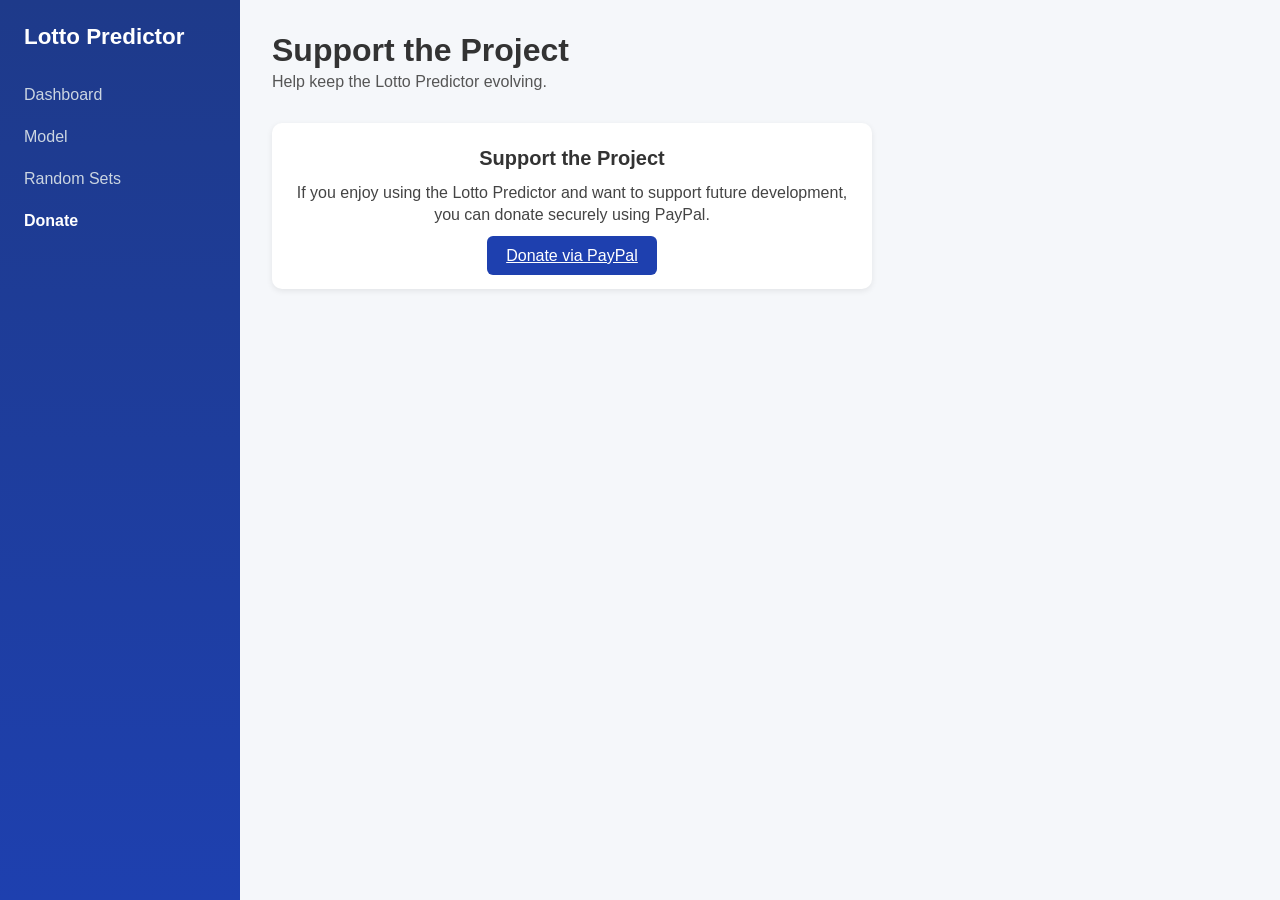
<file: donate.html>
<!DOCTYPE html>
<html lang="en">
<head>
  <meta charset="UTF-8">
  <meta name="viewport" content="width=device-width, initial-scale=1.0">
  <title>Donate</title>
  <link rel="icon" type="image/png" href="favicon.png">
  <link rel="stylesheet" href="style.css">
</head>
<body>

<aside class="sidebar">
  <div class="sidebar-header">
    <h2>Lotto Predictor</h2>
  </div>
  <nav class="sidebar-nav">
    <a href="index.html">Dashboard</a>
    <a href="model.html">Model</a>
    <a href="random.html">Random Sets</a>
    <a href="donate.html" class="active">Donate</a>
  </nav>
</aside>

  <div class="main-layout">
    <header class="topbar">
      <h1>Support the Project</h1>
      <p>Help keep the Lotto Predictor evolving.</p>
    </header>

    <main class="content-grid">
      <section class="column">
        <section class="card donate-card">
          <h3>Support the Project</h3>
          <p>If you enjoy using the Lotto Predictor and want to support future development, you can donate securely using PayPal.</p>
          <a href="https://www.paypal.me/cagaiby" target="_blank" class="primary-btn donate-btn">
            Donate via PayPal
          </a>
        </section>
      </section>

      <section class="column">
        <!-- Empty right column for balance -->
      </section>
    </main>
  </div>

</body>
</html>
</file>
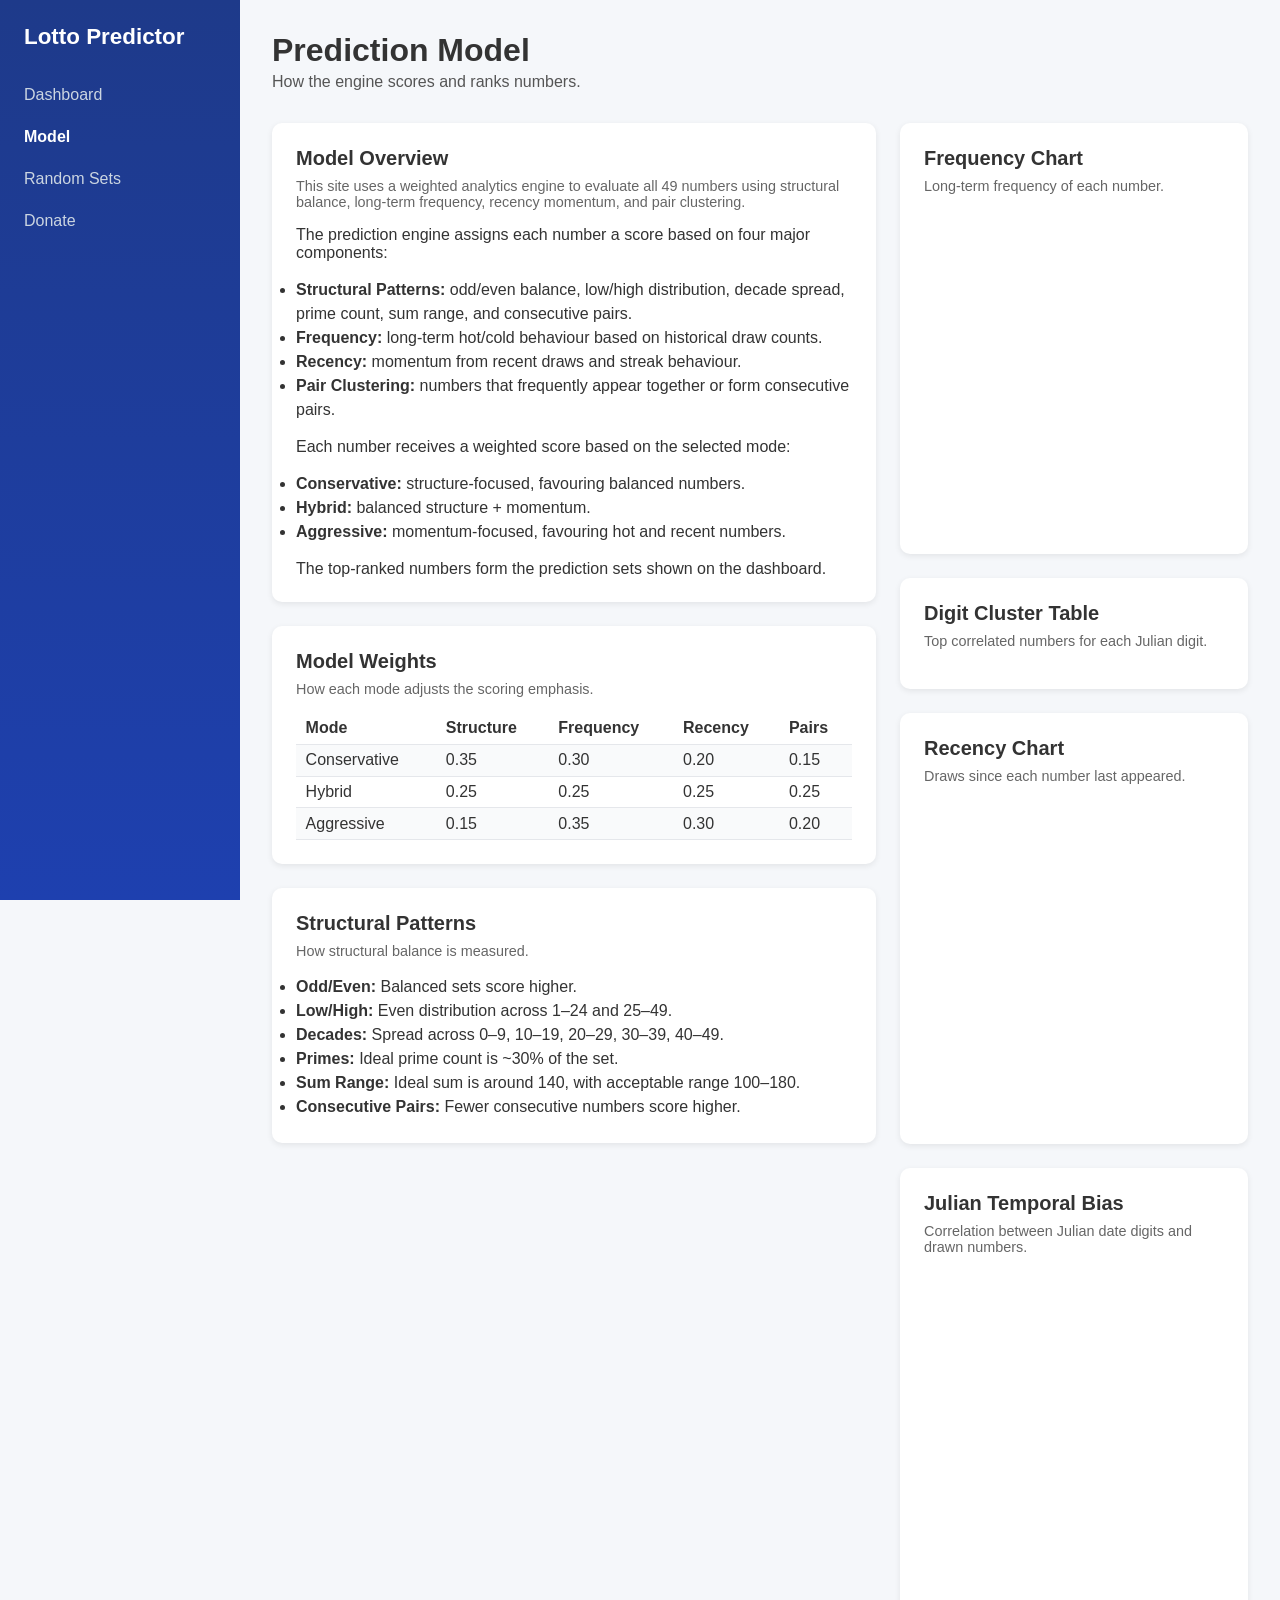
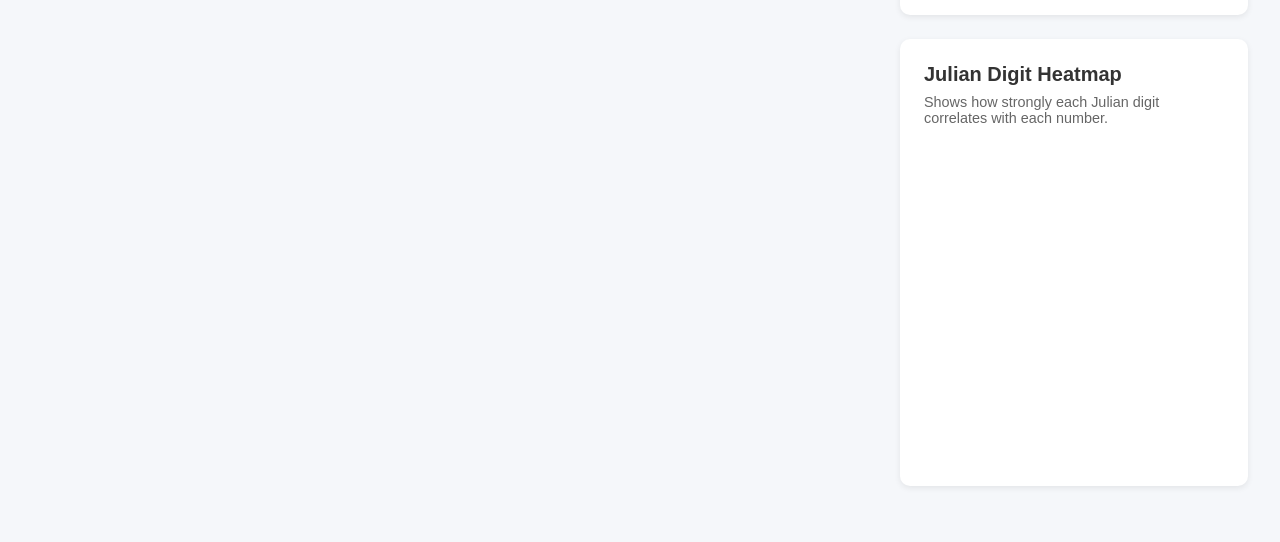
<file: model.html>
<!DOCTYPE html>
<html lang="en">
<head>
  <meta charset="UTF-8">
  <meta name="viewport" content="width=device-width, initial-scale=1.0">
  <title>Prediction Model Overview</title>
  <link rel="stylesheet" href="style.css">
  <link rel="icon" type="image/png" href="favicon.png">
</head>
<body>

  <!-- SIDEBAR -->
  <aside class="sidebar">
    <div class="sidebar-header">
      <h2>Lotto Predictor</h2>
    </div>
    <nav class="sidebar-nav">
      <a href="index.html">Dashboard</a>
      <a href="model.html" class="active">Model</a>
      <a href="random.html">Random Sets</a>
      <a href="donate.html">Donate</a>
    </nav>
  </aside>

  <!-- MAIN CONTENT -->
  <div class="main-layout">

    <header class="topbar">
      <h1>Prediction Model</h1>
      <p>How the engine scores and ranks numbers.</p>
    </header>

    <main class="content-grid">

      <!-- LEFT COLUMN -->
      <section class="column">

        <!-- MODEL OVERVIEW -->
        <section class="card">
          <h3>Model Overview</h3>
          <p class="hint">
            This site uses a weighted analytics engine to evaluate all 49 numbers using structural balance, long‑term frequency, recency momentum, and pair clustering.
          </p>

          <p>The prediction engine assigns each number a score based on four major components:</p>

          <ul style="margin-top:1rem; margin-bottom:1rem; line-height:1.5;">
            <li><strong>Structural Patterns:</strong> odd/even balance, low/high distribution, decade spread, prime count, sum range, and consecutive pairs.</li>
            <li><strong>Frequency:</strong> long‑term hot/cold behaviour based on historical draw counts.</li>
            <li><strong>Recency:</strong> momentum from recent draws and streak behaviour.</li>
            <li><strong>Pair Clustering:</strong> numbers that frequently appear together or form consecutive pairs.</li>
          </ul>

          <p>Each number receives a weighted score based on the selected mode:</p>

          <ul style="margin-top:1rem; line-height:1.5;">
            <li><strong>Conservative:</strong> structure‑focused, favouring balanced numbers.</li>
            <li><strong>Hybrid:</strong> balanced structure + momentum.</li>
            <li><strong>Aggressive:</strong> momentum‑focused, favouring hot and recent numbers.</li>
          </ul>

          <p style="margin-top:1rem;">
            The top‑ranked numbers form the prediction sets shown on the dashboard.
          </p>
        </section>

        <!-- WEIGHT TABLE -->
        <section class="card">
          <h3>Model Weights</h3>
          <p class="hint">How each mode adjusts the scoring emphasis.</p>

          <table class="freq-table" style="margin-top:1rem;">
            <tr>
              <td><strong>Mode</strong></td>
              <td><strong>Structure</strong></td>
              <td><strong>Frequency</strong></td>
              <td><strong>Recency</strong></td>
              <td><strong>Pairs</strong></td>
            </tr>
            <tr>
              <td>Conservative</td>
              <td>0.35</td>
              <td>0.30</td>
              <td>0.20</td>
              <td>0.15</td>
            </tr>
            <tr>
              <td>Hybrid</td>
              <td>0.25</td>
              <td>0.25</td>
              <td>0.25</td>
              <td>0.25</td>
            </tr>
            <tr>
              <td>Aggressive</td>
              <td>0.15</td>
              <td>0.35</td>
              <td>0.30</td>
              <td>0.20</td>
            </tr>
          </table>
        </section>

        <!-- STRUCTURAL DETAILS -->
        <section class="card">
          <h3>Structural Patterns</h3>
          <p class="hint">How structural balance is measured.</p>

          <ul style="margin-top:1rem; line-height:1.5;">
            <li><strong>Odd/Even:</strong> Balanced sets score higher.</li>
            <li><strong>Low/High:</strong> Even distribution across 1–24 and 25–49.</li>
            <li><strong>Decades:</strong> Spread across 0–9, 10–19, 20–29, 30–39, 40–49.</li>
            <li><strong>Primes:</strong> Ideal prime count is ~30% of the set.</li>
            <li><strong>Sum Range:</strong> Ideal sum is around 140, with acceptable range 100–180.</li>
            <li><strong>Consecutive Pairs:</strong> Fewer consecutive numbers score higher.</li>
          </ul>
        </section>

      </section>

      <!-- RIGHT COLUMN -->
      <section class="column">

        <!-- FREQUENCY CHART -->
        <section class="card">
          <h3>Frequency Chart</h3>
          <p class="hint">Long‑term frequency of each number.</p>
          <div class="chart-container">
            <canvas id="frequencyChart"></canvas>
          </div>
        </section>

        <!-- DIGIT CLUSTER TABLE -->
        <section class="card">
           <h3>Digit Cluster Table</h3>
           <p class="hint">Top correlated numbers for each Julian digit.</p>
           <div id="digitClusterTable"></div>
        </section>

        <!-- RECENCY CHART -->
        <section class="card">
          <h3>Recency Chart</h3>
          <p class="hint">Draws since each number last appeared.</p>
          <div class="chart-container">
            <canvas id="recencyChart"></canvas>
          </div>
        </section>

        <!-- JULIAN TEMPORAL BIAS -->
        <section class="card">
          <h3>Julian Temporal Bias</h3>
          <p class="hint">Correlation between Julian date digits and drawn numbers.</p>
          <div class="chart-container">
            <canvas id="julianChart"></canvas>
          </div>
        </section>

        <!-- Julian Digit Heatmap -->
        <section class="card">
          <h3>Julian Digit Heatmap</h3>
          <p class="hint">Shows how strongly each Julian digit correlates with each number.</p>
          <div class="chart-container">
            <canvas id="julianHeatmap"></canvas>
          </div>
        </section>
        
      </section>

    </main>
  </div>

  <script src="app.js"></script>

</body>
</html>
</file>
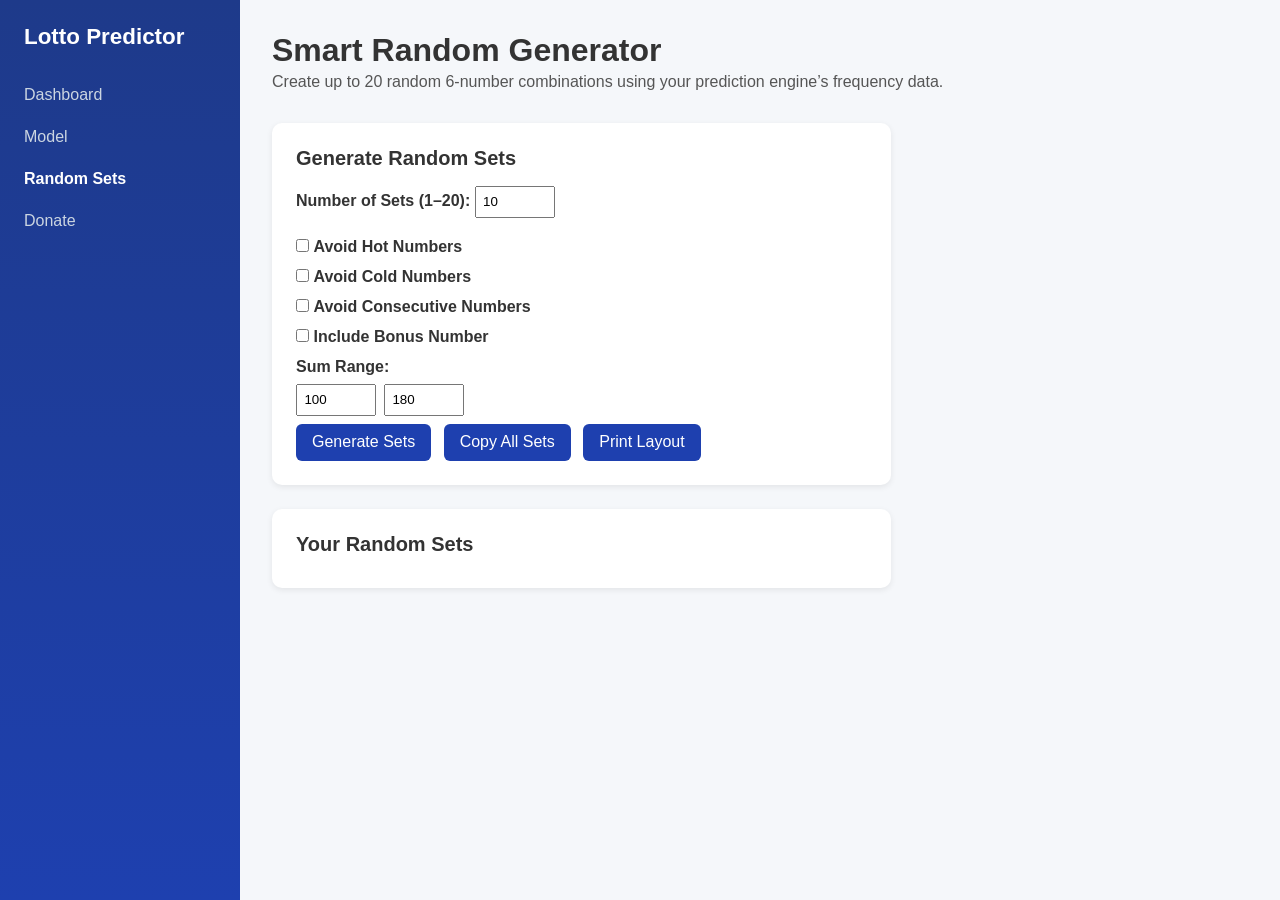
<file: random.html>
<!DOCTYPE html>
<html lang="en">
<head>
  <meta charset="UTF-8">
  <meta name="viewport" content="width=device-width, initial-scale=1.0">
  <title>Random Number Generator</title>
  <link rel="icon" type="image/png" href="favicon.png">
  <link rel="stylesheet" href="style.css">
</head>
<body>

  <!-- SIDEBAR -->
<aside class="sidebar">
  <div class="sidebar-header">
    <h2>Lotto Predictor</h2>
  </div>
  <nav class="sidebar-nav">
    <a href="index.html">Dashboard</a>
    <a href="model.html">Model</a>
    <a href="random.html" class="active">Random Sets</a>
    <a href="donate.html">Donate</a>
  </nav>
</aside>

  <!-- MAIN CONTENT -->
  <div class="main-layout">

    <header class="topbar">
      <h1>Smart Random Generator</h1>
      <p>Create up to 20 random 6-number combinations using your prediction engine’s frequency data.</p>
    </header>

    <main class="content-grid">

      <!-- LEFT COLUMN -->
      <section class="column">

        <!-- Controls -->
        <section class="card">
          <h3>Generate Random Sets</h3>

          <label style="font-weight:600;">Number of Sets (1–20):</label>
          <input type="number" id="setCount" min="1" max="20" value="10" style="margin:0.5rem 0; padding:0.4rem; width:80px;">

          <div style="margin:0.75rem 0;">
            <input type="checkbox" id="avoidHot">
            <label for="avoidHot" style="font-weight:600;">Avoid Hot Numbers</label>
          </div>

          <div style="margin:0.75rem 0;">
            <input type="checkbox" id="avoidCold">
            <label for="avoidCold" style="font-weight:600;">Avoid Cold Numbers</label>
          </div>

          <div style="margin:0.75rem 0;">
            <input type="checkbox" id="avoidConsecutive">
            <label for="avoidConsecutive" style="font-weight:600;">Avoid Consecutive Numbers</label>
          </div>

          <div style="margin:0.75rem 0;">
            <input type="checkbox" id="includeBonus">
            <label for="includeBonus" style="font-weight:600;">Include Bonus Number</label>
          </div>

          <label style="font-weight:600;">Sum Range:</label>
          <div style="display:flex; gap:0.5rem; margin:0.5rem 0;">
            <input type="number" id="sumMin" value="100" style="padding:0.4rem; width:80px;">
            <input type="number" id="sumMax" value="180" style="padding:0.4rem; width:80px;">
          </div>

          <button id="generateRandomBtn" class="primary-btn">Generate Sets</button>
          <button id="copyBtn" class="primary-btn" style="margin-left:0.5rem;">Copy All Sets</button>
          <button id="printBtn" class="primary-btn" style="margin-left:0.5rem;">Print Layout</button>
        </section>

        <!-- Results -->
        <section id="random-results" class="card">
          <h3>Your Random Sets</h3>
          <div id="random-list"></div>
        </section>

      </section>

      <!-- RIGHT COLUMN -->
      <section class="column"></section>

    </main>
  </div>

  <!-- Use your existing engine -->
  <script src="app.js"></script>

  <script>
    /* ============================================================
       RANDOM SET GENERATOR (NO STRUCTURAL FILTERING)
    ============================================================ */
    function generateRandomSet(options) {
      let set = [];
      let safety = 0;

      while (set.length < 6 && safety < 500) {
        safety++;

        const n = Math.floor(Math.random() * 49) + 1;
        if (set.includes(n)) continue;

        const category = classifyFrequency(frequencyCache, n);

        if (options.avoidHot && category === "hot") continue;
        if (options.avoidCold && category === "cold") continue;

        if (options.avoidConsecutive && set.some(x => Math.abs(x - n) === 1)) continue;

        set.push(n);
      }

      if (set.length < 6) return null;

      set.sort((a,b) => a - b);

      const sum = set.reduce((a,b) => a + b, 0);
      if (sum < options.sumMin || sum > options.sumMax) return null;

      if (options.includeBonus) {
        let bonusSafety = 0;
        let bonus;
        while (bonusSafety < 200) {
          bonusSafety++;
          bonus = Math.floor(Math.random() * 49) + 1;
          if (!set.includes(bonus)) break;
        }
        return { main: set, bonus };
      }

      return { main: set };
    }

    /* ============================================================
       GENERATE MULTIPLE SETS
    ============================================================ */
    async function generateSets() {
      if (!frequencyCache || Object.values(frequencyCache).every(v => v === 0)) {
        alert("Frequency data is still loading. Try again in a second.");
        return;
      }

      const count = Math.min(20, Math.max(1, parseInt(document.getElementById("setCount").value)));
      const options = {
        avoidHot: document.getElementById("avoidHot").checked,
        avoidCold: document.getElementById("avoidCold").checked,
        avoidConsecutive: document.getElementById("avoidConsecutive").checked,
        includeBonus: document.getElementById("includeBonus").checked,
        sumMin: parseInt(document.getElementById("sumMin").value),
        sumMax: parseInt(document.getElementById("sumMax").value)
      };

      const container = document.getElementById("random-list");
      container.innerHTML = "";

      for (let i = 0; i < count; i++) {
        let result = null;
        let attempts = 0;

        while (!result && attempts < 1000) {
          result = generateRandomSet(options);
          attempts++;
        }

        if (!result) {
          const fail = document.createElement("div");
          fail.textContent = `Set ${i+1}: No valid combination found with current rules.`;
          container.appendChild(fail);
          continue;
        }

        const wrapper = document.createElement("div");
        wrapper.style.marginBottom = "1rem";

        const title = document.createElement("div");
        title.style.fontWeight = "600";
        title.style.marginBottom = "0.5rem";
        title.textContent = `Set ${i+1}`;
        wrapper.appendChild(title);

        const badgeContainer = document.createElement("div");
        badgeContainer.className = "number-badges";

        result.main.forEach(num => {
          const badge = document.createElement("div");
          badge.className = "badge";
          badge.classList.add(classifyFrequency(frequencyCache, num));
          badge.textContent = num;
          badgeContainer.appendChild(badge);
        });

        if (options.includeBonus) {
          const bonusBadge = document.createElement("div");
          bonusBadge.className = "badge";
          bonusBadge.classList.add(classifyFrequency(frequencyCache, result.bonus));
          bonusBadge.style.border = "2px solid #1e40af";
          bonusBadge.textContent = `Bonus ${result.bonus}`;
          badgeContainer.appendChild(bonusBadge);
        }

        wrapper.appendChild(badgeContainer);
        container.appendChild(wrapper);
      }
    }

    document.getElementById("generateRandomBtn").addEventListener("click", generateSets);

    /* ============================================================
       COPY + PRINT
    ============================================================ */
    document.getElementById("copyBtn").addEventListener("click", () => {
      const sets = [...document.querySelectorAll("#random-list")].map(d => d.textContent).join("\n");
      navigator.clipboard.writeText(sets);
      alert("All sets copied to clipboard!");
    });

    document.getElementById("printBtn").addEventListener("click", () => {
      const sets = [...document.querySelectorAll("#random-list div")].map(d => d.textContent);

      const printWindow = window.open("", "", "width=600,height=800");
      printWindow.document.write("<html><head><title>Print Ticket Sets</title>");
      printWindow.document.write("<style>");
      printWindow.document.write("body { font-family: Segoe UI, sans-serif; padding: 20px; }");
      printWindow.document.write("h2 { margin-bottom: 1rem; }");
      printWindow.document.write(".ticket { margin-bottom: 0.75rem; font-size: 1.2rem; font-weight: 600; }");
      printWindow.document.write("</style></head><body>");
      printWindow.document.write("<h2>Your Ticket Sets</h2>");

      sets.forEach(s => {
        printWindow.document.write(`<div class='ticket'>${s}</div>`);
      });

      printWindow.document.write("</body></html>");
      printWindow.document.close();
      printWindow.print();
    });
  </script>

</body>
</html>
</file>
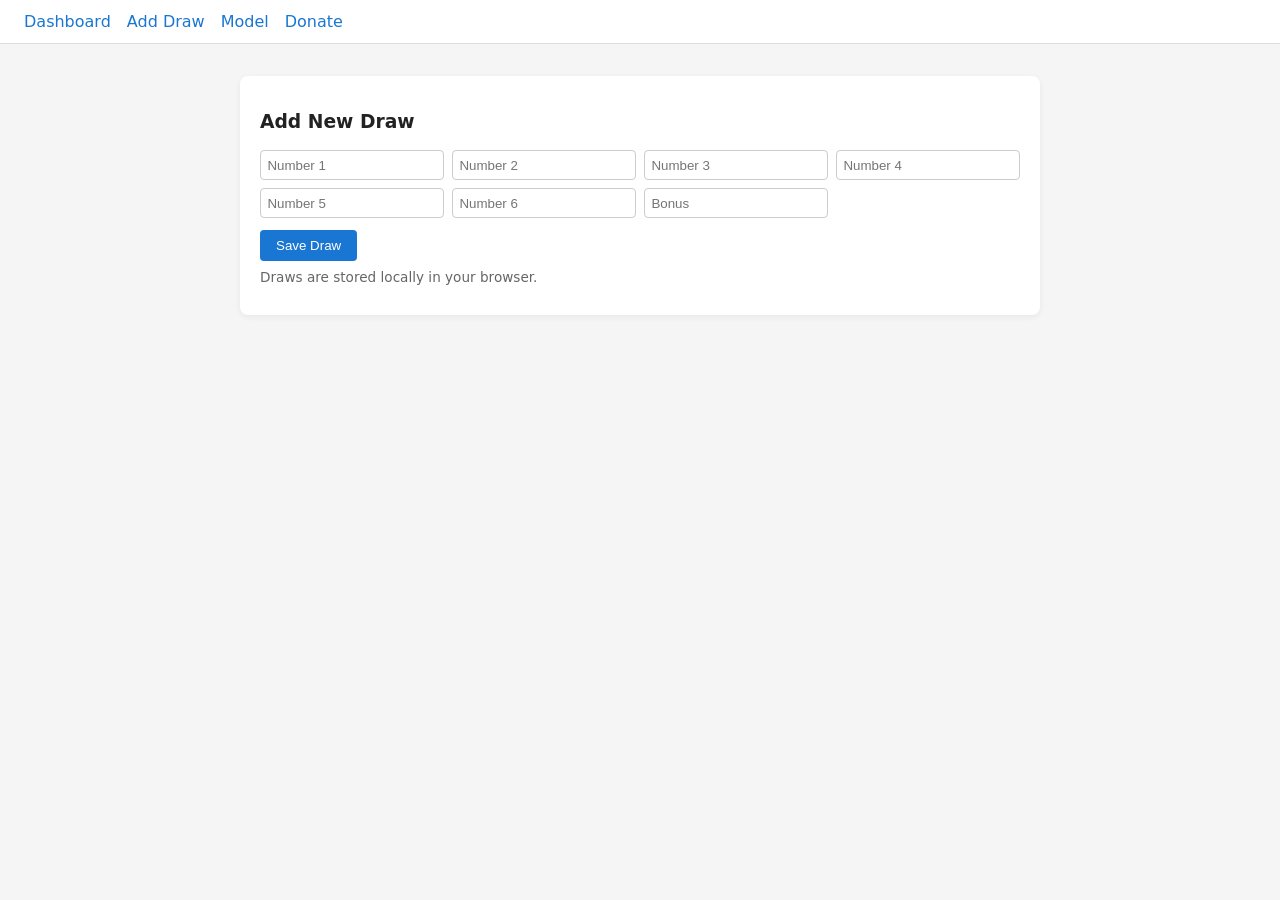
<file: lotto-predictor/add-draw.html>
<!DOCTYPE html>
<html lang="en">
<head>
  <meta charset="UTF-8">
  <title>Add Draw</title>
  <link rel="stylesheet" href="style.css">
</head>
<body>
  <nav class="navbar">
    <a href="index.html">Dashboard</a>
    <a href="add-draw.html">Add Draw</a>
    <a href="model.html">Model</a>
    <a href="donate.html">Donate</a>
  </nav>

  <main class="single">
    <div class="card">
      <h3>Add New Draw</h3>
      <div class="draw-inputs">
        <input type="number" id="n1" placeholder="Number 1">
        <input type="number" id="n2" placeholder="Number 2">
        <input type="number" id="n3" placeholder="Number 3">
        <input type="number" id="n4" placeholder="Number 4">
        <input type="number" id="n5" placeholder="Number 5">
        <input type="number" id="n6" placeholder="Number 6">
        <input type="number" id="bonus" placeholder="Bonus">
      </div>
      <button id="addDrawBtn" class="primary-btn">Save Draw</button>
      <p class="hint">Draws are stored locally in your browser.</p>
    </div>
  </main>

  <script src="app.js"></script>
</body>
</html>
</file>
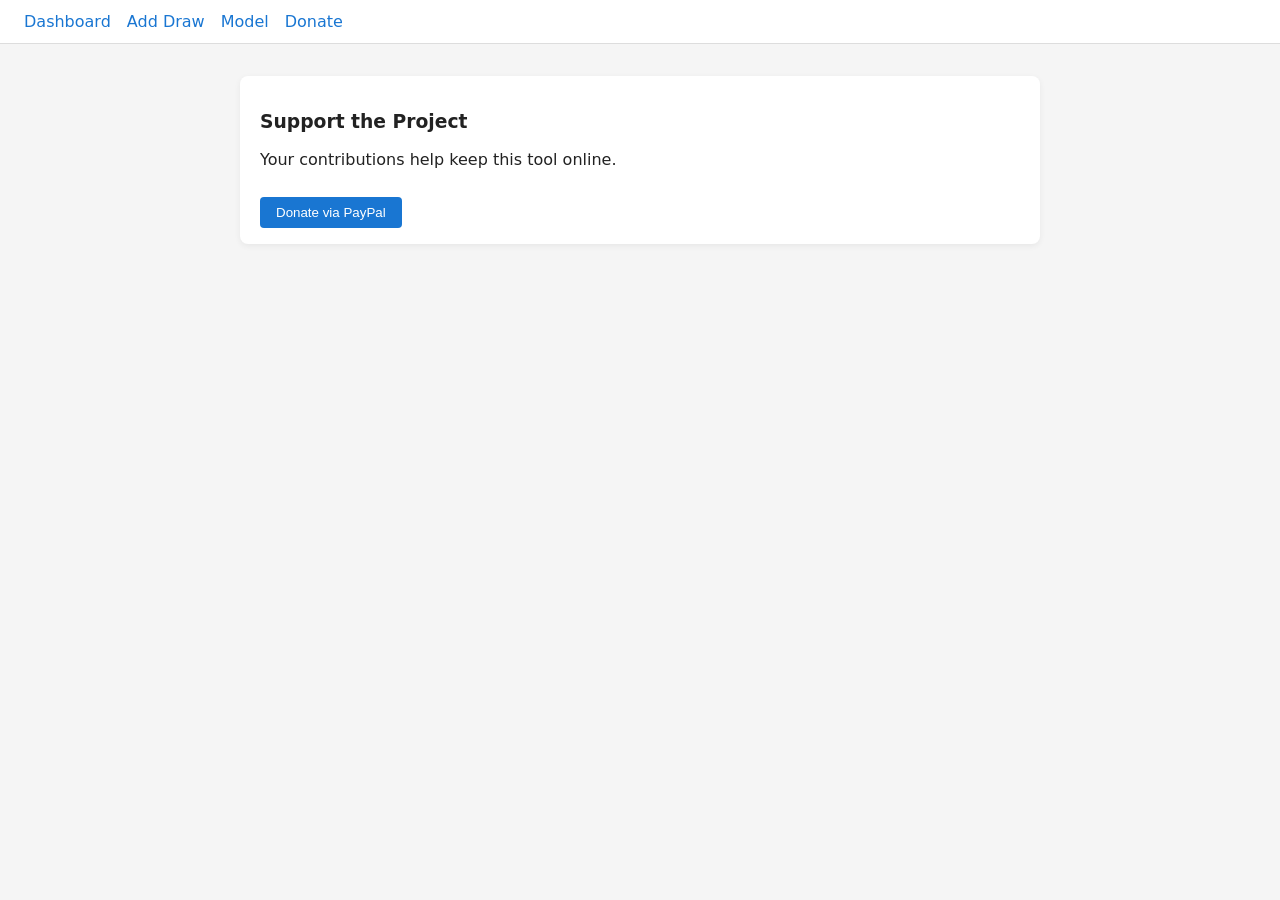
<file: lotto-predictor/donate.html>
<!DOCTYPE html>
<html lang="en">
<head>
  <meta charset="UTF-8">
  <title>Donate</title>
  <link rel="stylesheet" href="style.css">
</head>
<body>
  <nav class="navbar">
    <a href="index.html">Dashboard</a>
    <a href="add-draw.html">Add Draw</a>
    <a href="model.html">Model</a>
    <a href="donate.html">Donate</a>
  </nav>

  <main class="single">
    <div class="card donate-card">
      <h3>Support the Project</h3>
      <p>Your contributions help keep this tool online.</p>
      <form action="https://www.paypal.com/donate" method="post" target="_blank">
        <input type="hidden" name="hosted_button_id" value="YOUR_BUTTON_ID">
        <button type="submit" class="primary-btn">Donate via PayPal</button>
      </form>
    </div>
  </main>
</body>
</html>
</file>
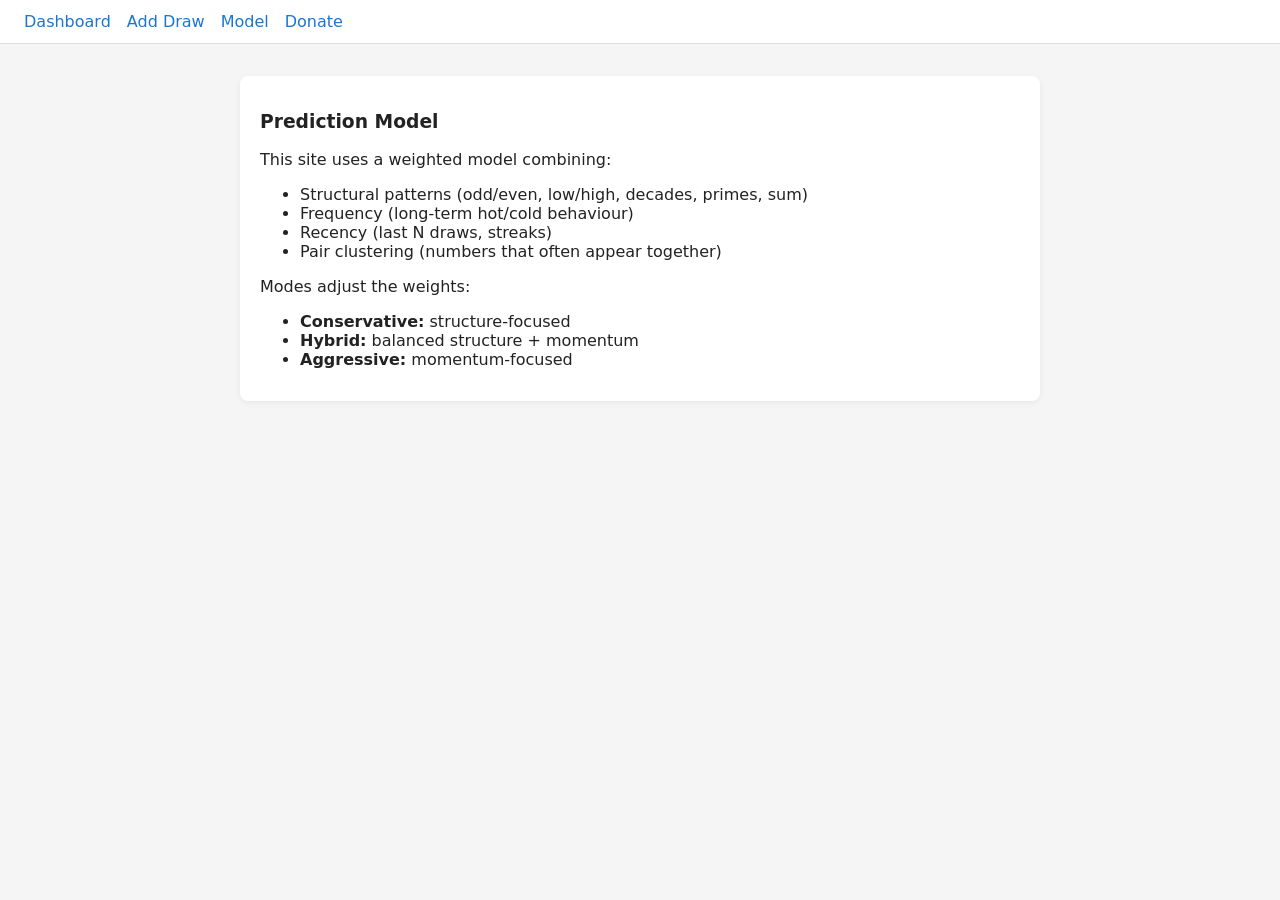
<file: lotto-predictor/model.html>
<!DOCTYPE html>
<html lang="en">
<head>
  <meta charset="UTF-8">
  <title>Model</title>
  <link rel="stylesheet" href="style.css">
</head>
<body>
  <nav class="navbar">
    <a href="index.html">Dashboard</a>
    <a href="add-draw.html">Add Draw</a>
    <a href="model.html">Model</a>
    <a href="donate.html">Donate</a>
  </nav>

  <main class="single">
    <div class="card">
      <h3>Prediction Model</h3>
      <p>This site uses a weighted model combining:</p>
      <ul>
        <li>Structural patterns (odd/even, low/high, decades, primes, sum)</li>
        <li>Frequency (long-term hot/cold behaviour)</li>
        <li>Recency (last N draws, streaks)</li>
        <li>Pair clustering (numbers that often appear together)</li>
      </ul>
      <p>Modes adjust the weights:</p>
      <ul>
        <li><strong>Conservative:</strong> structure-focused</li>
        <li><strong>Hybrid:</strong> balanced structure + momentum</li>
        <li><strong>Aggressive:</strong> momentum-focused</li>
      </ul>
    </div>
  </main>
</body>
</html>
</file>
<file: style.css>
/* ===============================
   GLOBAL RESET
================================== */

* {
  margin: 0;
  padding: 0;
  box-sizing: border-box;
}

body {
  font-family: "Segoe UI", sans-serif;
  background: #f5f7fa;
  color: #333;
  display: flex;
}

/* ===============================
   SIDEBAR
================================== */

.sidebar {
  width: 240px;
  background: linear-gradient(180deg, #1e3a8a, #1e40af);
  color: #fff;
  min-height: 100vh;
  padding: 1.5rem;
  position: fixed;
  left: 0;
  top: 0;
}

.sidebar-header h2 {
  font-size: 1.4rem;
  margin-bottom: 1.5rem;
}

.sidebar-nav a {
  display: block;
  padding: 0.75rem 0;
  color: #cbd5e1;
  text-decoration: none;
  font-size: 1rem;
  transition: 0.2s;
}

.sidebar-nav a:hover,
.sidebar-nav a.active {
  color: #fff;
  font-weight: 600;
}

/* ===============================
   MAIN LAYOUT
================================== */

.main-layout {
  margin-left: 240px;
  padding: 2rem;
  width: calc(100% - 240px);
}

/* ===============================
   TOP BAR
================================== */

.topbar h1 {
  font-size: 2rem;
  margin-bottom: 0.25rem;
}

.topbar p {
  color: #555;
  margin-bottom: 2rem;
}

/* ===============================
   GRID LAYOUT
================================== */

.content-grid {
  display: grid;
  grid-template-columns: 1.3fr 0.7fr;
  gap: 1.5rem;
}

/* ===============================
   CARDS
================================== */

.card {
  background: #fff;
  border-radius: 10px;
  padding: 1.5rem;
  box-shadow: 0 2px 6px rgba(0,0,0,0.08);
  margin-bottom: 1.5rem;
}

.card h3 {
  margin-bottom: 0.5rem;
  font-size: 1.25rem;
}

.hint {
  color: #666;
  font-size: 0.9rem;
  margin-bottom: 1rem;
}

/* ===============================
   BUTTONS
================================== */

.primary-btn {
  background: #1e40af;
  color: #fff;
  border: none;
  padding: 0.6rem 1rem;
  border-radius: 6px;
  cursor: pointer;
  font-size: 1rem;
  transition: 0.2s;
}

.primary-btn:hover {
  background: #1e3a8a;
}

/* ===============================
   NUMBER BADGES
================================== */

.number-badges {
  display: flex;
  flex-wrap: wrap;
  gap: 0.5rem;
}

.badge {
  width: 40px;
  height: 40px;
  background: #e2e8f0;
  border-radius: 50%;
  display: flex;
  align-items: center;
  justify-content: center;
  font-weight: 600;
  font-size: 1rem;
  color: #333;
}

.badge.hot {
  background: #ef4444;
  color: #fff;
}

.badge.warm {
  background: #f59e0b;
  color: #fff;
}

.badge.cold {
  background: #3b82f6;
  color: #fff;
}

/* ===============================
   CHART CONTAINERS
================================== */

.chart-container {
  width: 100%;
  height: 320px;
  position: relative;
}

/* ===============================
   FREQUENCY TABLE
================================== */

.freq-table {
  width: 100%;
  border-collapse: collapse;
  margin-top: 1rem;
}

.freq-table td {
  padding: 0.4rem 0.6rem;
  border-bottom: 1px solid #e5e7eb;
}

.freq-table tr:nth-child(even) {
  background: #f9fafb;
}

/* ===============================
   RESPONSIVE DESIGN
================================== */

@media (max-width: 900px) {
  .content-grid {
    grid-template-columns: 1fr;
  }

  .sidebar {
    position: static;
    width: 100%;
    min-height: auto;
  }

  .main-layout {
    margin-left: 0;
    width: 100%;
  }
}
/* Collapsible Info Tips */
.info-toggle {
  margin-bottom: 1rem;
}

.info-btn {
  background: #e2e8f0;
  border: none;
  padding: 0.4rem 0.7rem;
  border-radius: 6px;
  cursor: pointer;
  font-size: 0.9rem;
  color: #333;
}

.info-btn:hover {
  background: #cbd5e1;
}

.info-content {
  display: none;
  background: #f8fafc;
  border-left: 3px solid #1e40af;
  padding: 0.75rem;
  margin-top: 0.5rem;
  border-radius: 4px;
  font-size: 0.9rem;
  color: #444;
  line-height: 1.3;
}
/* ===============================
   DONATE PAGE STYLING
================================== */

.navbar {
  display: flex;
  justify-content: center;
  gap: 1.5rem;
  background: #1e3a8a;
  padding: 0.75rem 0;
}

.navbar a {
  color: #cbd5e1;
  text-decoration: none;
  font-weight: 500;
  transition: 0.2s;
}

.navbar a:hover,
.navbar a.active {
  color: #fff;
}

.donate-container {
  display: flex;
  justify-content: center;
  align-items: center;
  min-height: calc(100vh - 60px);
  background: #f5f7fa;
}

.donate-card {
  max-width: 600px;
  text-align: center;
}

.donate-card h3 {
  margin-bottom: 0.75rem;
}

.donate-card p {
  margin-bottom: 1.25rem;
  color: #444;
  line-height: 1.4;
}

.donate-btn {
  font-size: 1rem;
  padding: 0.7rem 1.2rem;
}

#digitClusterTable table {
  width: 100%;
  border-collapse: collapse;
}
#digitClusterTable td {
  padding: 6px 10px;
  border-bottom: 1px solid #ddd;
}
#digitClusterTable tr:nth-child(even) {
  background-color: #f9f9f9;
}
</file>
<file: lotto-predictor/style.css>
body {
  margin: 0;
  font-family: system-ui, -apple-system, BlinkMacSystemFont, "Segoe UI", sans-serif;
  background: #f5f5f5;
  color: #222;
}

.navbar {
  display: flex;
  gap: 1rem;
  padding: 0.75rem 1.5rem;
  background: #ffffff;
  border-bottom: 1px solid #ddd;
}

.navbar a {
  text-decoration: none;
  color: #1976d2;
  font-weight: 500;
}

.grid {
  display: grid;
  grid-template-columns: 1fr 2fr;
  gap: 1rem;
  padding: 1.5rem;
}

.single {
  max-width: 800px;
  margin: 2rem auto;
  padding: 0 1.5rem;
}

.column {
  display: flex;
  flex-direction: column;
  gap: 1rem;
}

.card {
  background: #ffffff;
  border-radius: 8px;
  padding: 1rem 1.25rem;
  box-shadow: 0 2px 6px rgba(0,0,0,0.06);
}

.primary-btn {
  margin-top: 0.75rem;
  padding: 0.5rem 1rem;
  border: none;
  border-radius: 4px;
  background: #1976d2;
  color: #fff;
  font-weight: 500;
  cursor: pointer;
}

.primary-btn:hover {
  background: #1565c0;
}

.draw-inputs {
  display: grid;
  grid-template-columns: repeat(4, minmax(0, 1fr));
  gap: 0.5rem;
}

.draw-inputs input {
  padding: 0.4rem;
  border-radius: 4px;
  border: 1px solid #ccc;
}

.number-badges {
  display: flex;
  flex-wrap: wrap;
  gap: 0.5rem;
  margin-top: 0.5rem;
}

.badge {
  display: inline-flex;
  align-items: center;
  justify-content: center;
  width: 40px;
  height: 40px;
  border-radius: 50%;
  border: 2px solid #1976d2;
  background: #e3f2fd;
  font-weight: 600;
}

.hint {
  margin-top: 0.5rem;
  font-size: 0.85rem;
  color: #666;
}
</file>
